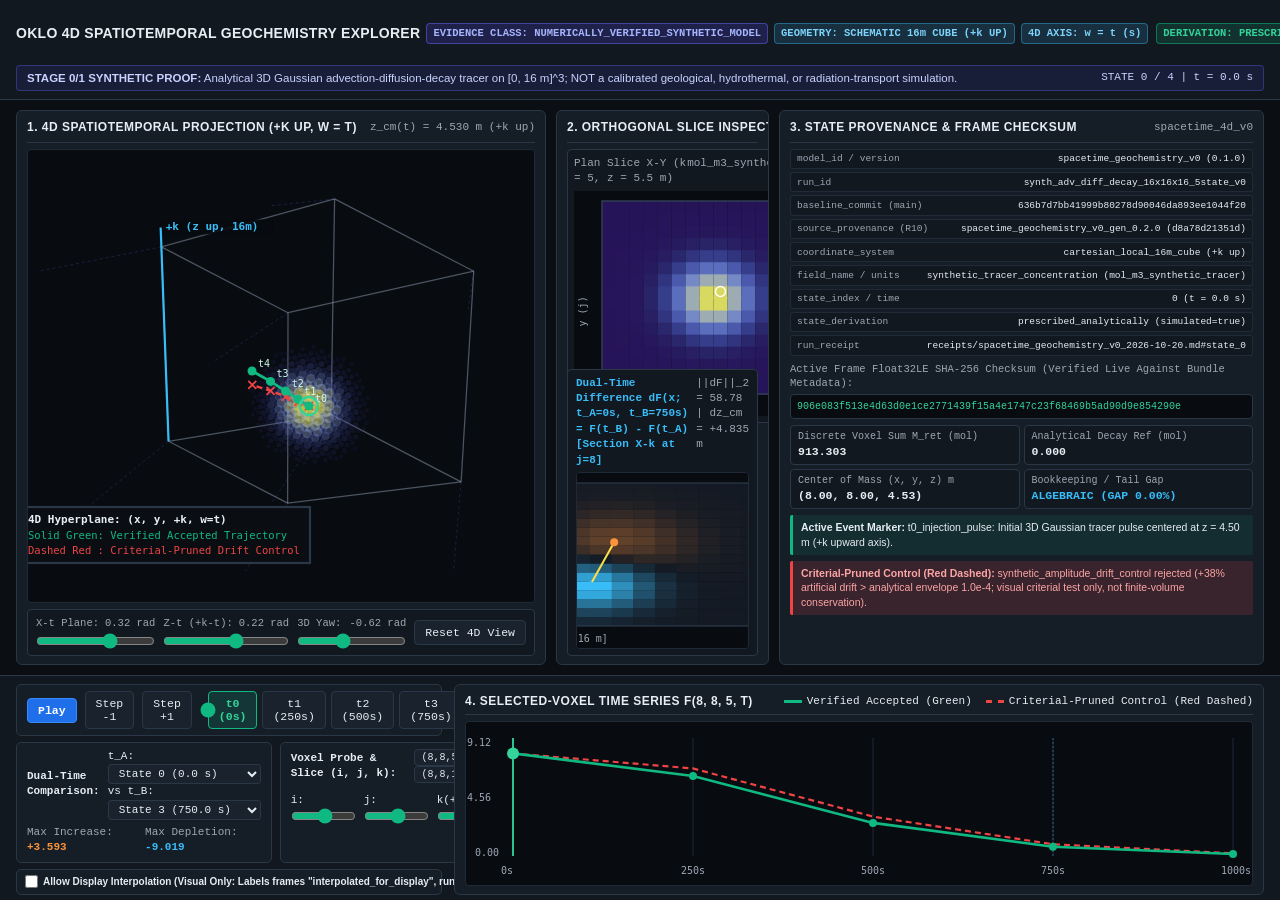
<file: viewer/spacetime_explorer_4d.html>
<!DOCTYPE html>
<html lang="en">
<head>
  <meta charset="UTF-8" />
  <meta name="viewport" content="width=device-width, initial-scale=1.0" />
  <title>Oklo 4D Spatiotemporal Geochemistry Explorer (spacetime_geochemistry_v0)</title>
  <style>
    /* Planetary Explorer v2 compatible dark palette & offline system typography */
    /* Strictly zero em-dashes and zero en-dashes */
    :root {
      --bg-primary: #0b0f14;
      --bg-secondary: #121820;
      --bg-tertiary: #1a222d;
      --surface-card: #151d27;
      --surface-hover: #1e2937;
      --fg-primary: #e6edf3;
      --fg-secondary: #9da7b3;
      --fg-muted: #6e7681;
      --border-color: #2a3746;
      --border-focus: #388bfd;

      --emerald: #10b981;
      --emerald-soft: rgba(16, 185, 129, 0.16);
      --crimson: #ef4444;
      --crimson-soft: rgba(239, 68, 68, 0.16);
      --amber: #f59e0b;
      --amber-soft: rgba(245, 158, 11, 0.18);
      --indigo: #4f46e5;
      --indigo-soft: rgba(79, 70, 229, 0.22);
      --cyan: #38bdf8;

      --font-sans: -apple-system, BlinkMacSystemFont, "Segoe UI", Roboto, "Helvetica Neue", Arial, sans-serif;
      --font-mono: ui-monospace, "SF Mono", "Menlo", "Consolas", "Liberation Mono", monospace;
    }

    * {
      box-sizing: border-box;
      margin: 0;
      padding: 0;
    }

    body {
      background-color: var(--bg-primary);
      color: var(--fg-primary);
      font-family: var(--font-sans);
      font-size: 13px;
      line-height: 1.4;
      width: 100vw;
      height: 100vh;
      overflow: hidden;
      display: flex;
      flex-direction: column;
    }

    /* Top Provenance & Epistemic Header */
    .top-header {
      background: var(--bg-secondary);
      border-bottom: 1px solid var(--border-color);
      padding: 8px 16px;
      display: flex;
      flex-direction: column;
      gap: 6px;
      flex-shrink: 0;
    }

    .header-row-main {
      display: flex;
      align-items: center;
      justify-content: space-between;
      gap: 8px;
      flex-wrap: nowrap;
    }

    .brand-title {
      display: flex;
      align-items: center;
      gap: 6px;
      flex-wrap: nowrap;
    }

    .brand-title h1 {
      font-size: 14px;
      font-weight: 700;
      letter-spacing: 0.02em;
      color: var(--fg-primary);
      white-space: nowrap;
    }

    .badge-row {
      display: flex;
      align-items: center;
      gap: 6px;
      flex-wrap: nowrap;
    }

    .badge {
      font-family: var(--font-mono);
      font-size: 10.5px;
      font-weight: 600;
      padding: 2px 6px;
      border-radius: 4px;
      border: 1px solid transparent;
      white-space: nowrap;
    }

    .badge-synth {
      background: var(--indigo-soft);
      color: #a5b4fc;
      border-color: rgba(99, 102, 241, 0.5);
    }

    .badge-schematic {
      background: rgba(56, 189, 248, 0.14);
      color: #7dd3fc;
      border-color: rgba(56, 189, 248, 0.4);
    }

    .badge-verified {
      background: var(--emerald-soft);
      color: #34d399;
      border-color: rgba(16, 185, 129, 0.5);
    }

    .badge-interpolated {
      background: var(--amber-soft);
      color: #fbbf24;
      border-color: rgba(245, 158, 11, 0.65);
    }

    .disclaimer-bar {
      background: rgba(79, 70, 229, 0.12);
      border: 1px solid rgba(99, 102, 241, 0.35);
      border-radius: 4px;
      padding: 4px 10px;
      font-size: 11.5px;
      color: #c7d2fe;
      display: flex;
      justify-content: space-between;
      align-items: center;
    }

    .disclaimer-bar.interp-active {
      background: rgba(245, 158, 11, 0.2);
      border-color: var(--amber);
      color: #fde68a;
    }

    .disclaimer-bar.error-active {
      background: rgba(239, 68, 68, 0.22);
      border-color: var(--crimson);
      color: #fecaca;
    }

    /* Main 3-Column Grid */
    .workspace-grid {
      display: grid;
      grid-template-columns: 530px minmax(0, 1fr) 485px;
      gap: 10px;
      padding: 10px 16px;
      flex: 1;
      min-height: 0;
    }

    .panel-card {
      background: var(--surface-card);
      border: 1px solid var(--border-color);
      border-radius: 6px;
      padding: 8px 10px;
      display: flex;
      flex-direction: column;
      gap: 6px;
      min-height: 0;
      overflow: hidden;
    }

    .panel-header {
      display: flex;
      justify-content: space-between;
      align-items: center;
      border-bottom: 1px solid var(--border-color);
      padding-bottom: 6px;
      gap: 8px;
    }

    .panel-title {
      font-size: 12px;
      font-weight: 700;
      text-transform: uppercase;
      letter-spacing: 0.04em;
      color: var(--fg-primary);
      white-space: nowrap;
    }

    .panel-subtitle {
      font-family: var(--font-mono);
      font-size: 11px;
      color: var(--fg-secondary);
      white-space: nowrap;
    }

    .canvas-wrap {
      position: relative;
      background: #080b10;
      border: 1px solid #1f2937;
      border-radius: 4px;
      display: flex;
      align-items: center;
      justify-content: center;
      overflow: hidden;
    }

    canvas {
      display: block;
    }

    .projection-controls {
      display: grid;
      grid-template-columns: repeat(3, 1fr) auto;
      gap: 8px;
      align-items: center;
      background: var(--bg-secondary);
      padding: 6px 8px;
      border-radius: 4px;
      border: 1px solid var(--border-color);
    }

    .control-group {
      display: flex;
      flex-direction: column;
      gap: 2px;
    }

    .control-group label {
      font-size: 10.5px;
      color: var(--fg-secondary);
      font-family: var(--font-mono);
      display: flex;
      justify-content: space-between;
      gap: 6px;
      white-space: nowrap;
    }

    input[type="range"] {
      width: 100%;
      accent-color: var(--emerald);
      cursor: pointer;
    }

    .btn {
      background: var(--bg-tertiary);
      color: var(--fg-primary);
      border: 1px solid var(--border-color);
      border-radius: 4px;
      padding: 5px 10px;
      font-size: 11.5px;
      font-family: var(--font-mono);
      cursor: pointer;
      transition: background 120ms ease;
    }

    .btn:hover {
      background: var(--surface-hover);
      border-color: var(--border-focus);
    }

    .btn-primary {
      background: #1f6feb;
      border-color: #388bfd;
      color: #ffffff;
      font-weight: 600;
    }

    .btn-active {
      background: var(--emerald-soft);
      border-color: var(--emerald);
      color: #34d399;
      font-weight: 600;
    }

    /* Center Column: Slices + Diff */
    .slices-top-row {
      display: grid;
      grid-template-columns: 1fr 1fr;
      gap: 8px;
      flex: 1;
      min-height: 0;
    }

    .slice-box {
      background: var(--bg-secondary);
      border: 1px solid var(--border-color);
      border-radius: 4px;
      padding: 6px;
      display: flex;
      flex-direction: column;
      gap: 4px;
      align-items: center;
    }

    .slice-box-header {
      width: 100%;
      display: flex;
      justify-content: space-between;
      font-size: 11px;
      font-family: var(--font-mono);
      color: var(--fg-secondary);
    }

    .diff-box {
      background: var(--bg-secondary);
      border: 1px solid var(--border-color);
      border-radius: 4px;
      padding: 6px 8px;
      display: flex;
      flex-direction: column;
      gap: 4px;
    }

    .diff-box.highlight-diff {
      border-color: var(--cyan);
      box-shadow: 0 0 0 1px rgba(56, 189, 248, 0.35);
    }

    /* Right Column: Provenance & Receipt Table */
    .meta-table {
      display: flex;
      flex-direction: column;
      gap: 3px;
      font-size: 11px;
      overflow-y: hidden;
    }

    .meta-row {
      display: flex;
      justify-content: space-between;
      align-items: center;
      padding: 2.5px 6px;
      background: var(--bg-secondary);
      border-radius: 3px;
      border: 1px solid rgba(42, 55, 70, 0.6);
      gap: 6px;
    }

    .meta-key {
      color: var(--fg-secondary);
      font-family: var(--font-mono);
      font-size: 9.5px;
      flex-shrink: 0;
      white-space: nowrap;
    }

    .meta-val {
      color: var(--fg-primary);
      font-family: var(--font-mono);
      font-size: 9.5px;
      text-align: right;
      white-space: nowrap;
      overflow: hidden;
      text-overflow: ellipsis;
    }

    .sha-box {
      background: #080b10;
      border: 1px solid var(--border-color);
      border-radius: 4px;
      padding: 5px 6px;
      font-family: var(--font-mono);
      font-size: 10px;
      color: #34d399;
      white-space: nowrap;
      overflow: hidden;
      text-overflow: ellipsis;
      line-height: 1.3;
    }

    .sha-box.unverified {
      color: #fbbf24;
      border-color: var(--amber);
    }

    .ledger-grid {
      display: grid;
      grid-template-columns: 1fr 1fr;
      gap: 4px;
    }

    .ledger-cell {
      background: var(--bg-secondary);
      border: 1px solid var(--border-color);
      border-radius: 4px;
      padding: 4px 7px;
    }

    .ledger-cell .lbl {
      font-size: 10px;
      color: var(--fg-secondary);
      font-family: var(--font-mono);
    }

    .ledger-cell .val {
      font-size: 11.5px;
      font-weight: 700;
      font-family: var(--font-mono);
      color: var(--fg-primary);
    }

    .event-banner {
      background: rgba(16, 185, 129, 0.1);
      border-left: 3px solid var(--emerald);
      padding: 5px 8px;
      font-size: 10.5px;
      color: var(--fg-primary);
      border-radius: 2px;
    }

    .event-banner.interp-event-banner {
      background: var(--amber-soft);
      border-left-color: var(--amber);
      color: #fde68a;
    }

    .pruned-banner {
      background: var(--crimson-soft);
      border-left: 3px solid var(--crimson);
      padding: 5px 8px;
      font-size: 10.5px;
      color: #fca5a5;
      border-radius: 2px;
    }

    /* Bottom Dock: Timeline Scrubber & Selected-Point Time Series */
    .bottom-dock {
      background: var(--bg-secondary);
      border-top: 1px solid var(--border-color);
      padding: 8px 16px;
      display: grid;
      grid-template-columns: minmax(0, 1fr) 810px;
      gap: 12px;
      height: 225px;
      flex-shrink: 0;
    }

    .timeline-controls {
      display: flex;
      flex-direction: column;
      justify-content: space-between;
      gap: 6px;
      min-width: 0;
    }

    .scrubber-bar {
      display: flex;
      align-items: center;
      gap: 8px;
      background: var(--surface-card);
      padding: 6px 10px;
      border-radius: 5px;
      border: 1px solid var(--border-color);
    }

    .state-buttons {
      display: flex;
      gap: 5px;
    }

    .dual-and-probe-row {
      display: grid;
      grid-template-columns: 1fr 1fr;
      gap: 8px;
    }

    .sub-control-card {
      background: var(--surface-card);
      border: 1px solid var(--border-color);
      border-radius: 5px;
      padding: 6px 10px;
      display: flex;
      flex-direction: column;
      gap: 5px;
    }

    .sub-control-row {
      display: flex;
      align-items: center;
      justify-content: space-between;
      gap: 8px;
      font-size: 11px;
      font-family: var(--font-mono);
    }

    select {
      background: var(--bg-tertiary);
      color: var(--fg-primary);
      border: 1px solid var(--border-color);
      border-radius: 3px;
      padding: 2px 6px;
      font-family: var(--font-mono);
      font-size: 11px;
    }

    .interp-toggle-row {
      display: flex;
      align-items: center;
      justify-content: space-between;
      background: var(--surface-card);
      border: 1px solid var(--border-color);
      border-radius: 5px;
      padding: 5px 8px;
      font-size: 10px;
      gap: 6px;
      white-space: nowrap;
    }

    .interp-toggle-row label {
      display: flex;
      align-items: center;
      gap: 5px;
      cursor: pointer;
      color: var(--fg-primary);
      font-weight: 600;
      white-space: nowrap;
    }

    .legend-inline {
      display: flex;
      align-items: center;
      gap: 14px;
      font-size: 11px;
      font-family: var(--font-mono);
    }

    .legend-item {
      display: flex;
      align-items: center;
      gap: 5px;
    }

    .swatch-solid-green {
      width: 18px;
      height: 3px;
      background: var(--emerald);
      display: inline-block;
    }

    .swatch-dashed-red {
      width: 18px;
      height: 0;
      border-top: 3px dashed var(--crimson);
      display: inline-block;
    }
  </style>
</head>
<body>
  <!-- Top Epistemic & Provenance Header -->
  <header class="top-header">
    <div class="header-row-main">
      <div class="brand-title">
        <h1>OKLO 4D SPATIOTEMPORAL GEOCHEMISTRY EXPLORER</h1>
        <span class="badge badge-synth" id="badge-evidence-class">EVIDENCE CLASS: NUMERICALLY_VERIFIED_SYNTHETIC_MODEL</span>
        <span class="badge badge-schematic" id="badge-geometry">GEOMETRY: SCHEMATIC 16m CUBE (+k UP)</span>
        <span class="badge badge-schematic" id="badge-4d-axis">4D AXIS: w = t (s)</span>
      </div>
      <div class="badge-row">
        <span class="badge badge-verified" id="badge-state-derivation">DERIVATION: PRESCRIBED_ANALYTICALLY</span>
        <span class="badge badge-verified" id="badge-criterial-status">CRITERIAL: VERIFIED_ACCEPTED</span>
        <button class="btn" id="btn-export-png" title="Export 1920x1080 High-Resolution PNG">Export 1920x1080 PNG</button>
      </div>
    </div>
    <div class="disclaimer-bar" id="top-disclaimer-bar">
      <span id="disclaimer-text">
        <strong>STAGE 0/1 SYNTHETIC PROOF:</strong> Analytical 3D Gaussian advection-diffusion-decay tracer on [0, 16 m]^3; NOT a calibrated geological, hydrothermal, or radiation-transport simulation.
      </span>
      <span style="font-family: var(--font-mono); font-size: 11px;" id="active-time-readout">
        STATE 0 / 4 | t = 0.0 s
      </span>
    </div>
  </header>

  <!-- Main 3-Column Spatiotemporal Workspace -->
  <main class="workspace-grid">
    <!-- Left Column: 4D Spatiotemporal Volume & Trajectory Projection -->
    <section class="panel-card">
      <div class="panel-header">
        <span class="panel-title">1. 4D Spatiotemporal Projection (+k Up, w = t)</span>
        <span class="panel-subtitle" id="proj-com-readout">z_cm(t) = 4.530 m (+k up)</span>
      </div>
      <div class="canvas-wrap" style="flex: 1;">
        <canvas id="canvas-4d-projection" width="538" height="390"></canvas>
      </div>
      <div class="projection-controls">
        <div class="control-group">
          <label><span>X-t Plane:</span><span id="lbl-angle-xt">0.32 rad</span></label>
          <input type="range" id="slider-angle-xt" min="-1.2" max="1.2" step="0.02" value="0.32" />
        </div>
        <div class="control-group">
          <label><span>Z-t (+k-t):</span><span id="lbl-angle-zt">0.22 rad</span></label>
          <input type="range" id="slider-angle-zt" min="-1.2" max="1.2" step="0.02" value="0.22" />
        </div>
        <div class="control-group">
          <label><span>3D Yaw:</span><span id="lbl-yaw">-0.62 rad</span></label>
          <input type="range" id="slider-yaw" min="-3.14" max="3.14" step="0.04" value="-0.62" />
        </div>
        <button class="btn" id="btn-reset-camera">Reset 4D View</button>
      </div>
    </section>

    <!-- Center Column: Orthogonal Cross-Section Slices & Dual-Time Comparison -->
    <section class="panel-card">
      <div class="panel-header">
        <span class="panel-title">2. Orthogonal Slice Inspector &amp; Dual-Time Comparison (t_A vs t_B)</span>
        <span class="panel-subtitle" id="slice-probe-readout">Probe (8, 8, 5) = 7.9336 mol_m3_synthetic_tracer</span>
      </div>
      <div class="slices-top-row">
        <div class="slice-box">
          <div class="slice-box-header">
            <span id="lbl-slice-xy">Plan Slice X-Y (k = 5, z = 5.5 m)</span>
            <span>mol_m3_synthetic_tracer</span>
          </div>
          <canvas id="canvas-slice-xy" width="265" height="225"></canvas>
        </div>
        <div class="slice-box">
          <div class="slice-box-header">
            <span id="lbl-slice-xz">Vertical Section X-k (j = 8, +k Up)</span>
            <span>+k Vertical Up</span>
          </div>
          <canvas id="canvas-slice-xz" width="265" height="225"></canvas>
        </div>
      </div>
      <div class="diff-box" id="diff-card">
        <div class="slice-box-header">
          <span id="lbl-diff-title" style="color: var(--cyan); font-weight: 700;">
            Dual-Time Difference dF(x; t_A=0s, t_B=750s) = F(t_B) - F(t_A) [Section X-k at j=8]
          </span>
          <span id="lbl-diff-norms">||dF||_2 = 58.78 | dz_cm = +4.835 m</span>
        </div>
        <div class="canvas-wrap">
          <canvas id="canvas-slice-diff" width="560" height="175"></canvas>
        </div>
      </div>
    </section>

    <!-- Right Column: Provenance, Per-Frame Checksum & Analytical Bookkeeping -->
    <section class="panel-card">
      <div class="panel-header">
        <span class="panel-title">3. State Provenance &amp; Frame Checksum</span>
        <span class="panel-subtitle" id="meta-schema-ver">spacetime_4d_v0</span>
      </div>

      <div class="meta-table">
        <div class="meta-row">
          <span class="meta-key">model_id / version</span>
          <span class="meta-val" id="meta-model-id">spacetime_geochemistry_v0 (0.1.0)</span>
        </div>
        <div class="meta-row">
          <span class="meta-key">run_id</span>
          <span class="meta-val" id="meta-run-id">synth_adv_diff_decay_16x16x16_5state_v0</span>
        </div>
        <div class="meta-row">
          <span class="meta-key">baseline_commit (main)</span>
          <span class="meta-val" id="meta-baseline-commit">636b7d7bb41999b80278d90046da893ee1044f20</span>
        </div>
        <div class="meta-row">
          <span class="meta-key">source_provenance (R10)</span>
          <span class="meta-val" id="meta-source-provenance">spacetime_geochemistry_v0_gen_0.2.0 (d8a78d21351d)</span>
        </div>
        <div class="meta-row">
          <span class="meta-key">coordinate_system</span>
          <span class="meta-val" id="meta-coord-sys">cartesian_local_16m_cube (+k up)</span>
        </div>
        <div class="meta-row">
          <span class="meta-key">field_name / units</span>
          <span class="meta-val" id="meta-field-units">synthetic_tracer_concentration (mol_m3_synthetic_tracer)</span>
        </div>
        <div class="meta-row">
          <span class="meta-key">state_index / time</span>
          <span class="meta-val" id="meta-state-time">0 (t = 0.0 s)</span>
        </div>
        <div class="meta-row">
          <span class="meta-key">state_derivation</span>
          <span class="meta-val" id="meta-state-derivation">prescribed_analytically (simulated=true)</span>
        </div>
        <div class="meta-row">
          <span class="meta-key">run_receipt</span>
          <span class="meta-val" id="meta-run-receipt">receipts/spacetime_geochemistry_v0_2026-10-20.md#state_0</span>
        </div>
      </div>

      <div>
        <div style="font-size: 10.5px; font-family: var(--font-mono); color: var(--fg-secondary); margin-bottom: 3px;">
          Active Frame Float32LE SHA-256 Checksum (Verified Live Against Bundle Metadata):
        </div>
        <div class="sha-box" id="meta-sha256-box">
          906e083f513e4d63d0e1ce2771439f15a4e1747c23f68469b5ad90d9e854290e
        </div>
      </div>

      <div class="ledger-grid">
        <div class="ledger-cell">
          <div class="lbl">Discrete Voxel Sum M_ret (mol)</div>
          <div class="val" id="ledger-retained">913.303</div>
        </div>
        <div class="ledger-cell">
          <div class="lbl">Analytical Decay Ref (mol)</div>
          <div class="val" id="ledger-decayed">0.000</div>
        </div>
        <div class="ledger-cell">
          <div class="lbl">Center of Mass (x, y, z) m</div>
          <div class="val" id="ledger-com">(8.00, 8.00, 4.53)</div>
        </div>
        <div class="ledger-cell">
          <div class="lbl">Bookkeeping / Tail Gap</div>
          <div class="val" id="ledger-residual" style="color: var(--cyan);">ALGEBRAIC (GAP 0.00%)</div>
        </div>
      </div>

      <div class="event-banner" id="meta-event-banner">
        <strong>Active Event Marker:</strong> t0_injection_pulse: Initial 3D Gaussian tracer pulse centered at z = 4.50 m (+k upward axis).
      </div>

      <div class="pruned-banner" id="meta-pruned-banner">
        <strong>Criterial-Pruned Control (Red Dashed):</strong> synthetic_amplitude_drift_control rejected (+38% artificial drift &gt; analytical envelope 1.0e-4; visual criterial test only, not finite-volume conservation).
      </div>
    </section>
  </main>

  <!-- Bottom Dock: Timeline Scrubber & Selected-Voxel Time Series -->
  <footer class="bottom-dock">
    <div class="timeline-controls">
      <div class="scrubber-bar">
        <button class="btn btn-primary" id="btn-play-pause">Play</button>
        <button class="btn" id="btn-step-prev" title="Previous Discrete State">Step -1</button>
        <button class="btn" id="btn-step-next" title="Next Discrete State">Step +1</button>
        <input type="range" id="slider-timeline" min="0" max="4" step="1" value="0" style="flex: 1;" />
        <div class="state-buttons">
          <button class="btn btn-active" data-state-btn="0">t0 (0s)</button>
          <button class="btn" data-state-btn="1">t1 (250s)</button>
          <button class="btn" data-state-btn="2">t2 (500s)</button>
          <button class="btn" data-state-btn="3">t3 (750s)</button>
          <button class="btn" data-state-btn="4">t4 (1000s)</button>
        </div>
      </div>

      <div class="dual-and-probe-row">
        <div class="sub-control-card">
          <div class="sub-control-row">
            <span><strong>Dual-Time Comparison:</strong></span>
            <span>
              t_A:
              <select id="select-ta">
                <option value="0" selected>State 0 (0.0 s)</option>
                <option value="1">State 1 (250.0 s)</option>
                <option value="2">State 2 (500.0 s)</option>
                <option value="3">State 3 (750.0 s)</option>
                <option value="4">State 4 (1000.0 s)</option>
              </select>
              vs t_B:
              <select id="select-tb">
                <option value="0">State 0 (0.0 s)</option>
                <option value="1">State 1 (250.0 s)</option>
                <option value="2">State 2 (500.0 s)</option>
                <option value="3" selected>State 3 (750.0 s)</option>
                <option value="4">State 4 (1000.0 s)</option>
              </select>
            </span>
          </div>
          <div class="sub-control-row" style="color: var(--fg-secondary);">
            <span>Max Increase: <strong id="diff-max-inc" style="color: #fb923c;">+3.593</strong></span>
            <span>Max Depletion: <strong id="diff-max-dec" style="color: #38bdf8;">-9.019</strong></span>
          </div>
        </div>

        <div class="sub-control-card">
          <div class="sub-control-row">
            <span><strong>Voxel Probe &amp; Slice (i, j, k):</strong></span>
            <span>
              <button class="btn" id="btn-probe-lower" style="padding: 2px 6px; font-size: 10px;">(8,8,5) Lower</button>
              <button class="btn" id="btn-probe-upper" style="padding: 2px 6px; font-size: 10px;">(8,8,11) Upper</button>
            </span>
          </div>
          <div class="sub-control-row">
            <label>i:<input type="range" id="slider-probe-i" min="0" max="15" step="1" value="8" style="width: 65px;" /></label>
            <label>j:<input type="range" id="slider-probe-j" min="0" max="15" step="1" value="8" style="width: 65px;" /></label>
            <label>k(+up):<input type="range" id="slider-probe-k" min="0" max="15" step="1" value="5" style="width: 65px;" /></label>
            <span id="lbl-probe-ijk">(8, 8, 5)</span>
          </div>
        </div>
      </div>

      <div class="interp-toggle-row">
        <label>
          <input type="checkbox" id="chk-display-interp" />
          Allow Display Interpolation (Visual Only: Labels frames "interpolated_for_display", run_receipt = null)
        </label>
        <span style="font-family: var(--font-mono); font-size: 9.5px; color: var(--fg-secondary); white-space: nowrap;" id="lbl-policy-mode">
          Policy: fail_closed_no_invented_states | Discrete Verified Mode
        </span>
      </div>
    </div>

    <!-- Selected-Voxel Time-Series Plot -->
    <div class="panel-card" style="padding: 8px 10px;">
      <div class="panel-header" style="padding-bottom: 4px;">
        <span class="panel-title" id="timeseries-title">4. Selected-Voxel Time Series F(8, 8, 5, t)</span>
        <div class="legend-inline">
          <span class="legend-item"><span class="swatch-solid-green"></span> Verified Accepted (Green)</span>
          <span class="legend-item"><span class="swatch-dashed-red"></span> Criterial-Pruned Control (Red Dashed)</span>
        </div>
      </div>
      <div class="canvas-wrap" style="flex: 1;">
        <canvas id="canvas-timeseries" width="796" height="158"></canvas>
      </div>
    </div>
  </footer>

  <script src="js/spacetime_4d.js"></script>
  <script>
    (function () {
      "use strict";

      var S4D = window.Spacetime4D;
      var bundle = S4D.buildEmbeddedSyntheticBundle();
      S4D.verifyBundleIntegrity(bundle);

      var tMin = bundle.temporal_axis.time_bounds[0];
      var tMax = bundle.temporal_axis.time_bounds[1];
      var tSpan = Math.max(1e-9, tMax - tMin);
      var maxStateIdx = bundle.states.length - 1;

      var state = {
        currentPos: 0,
        allowDisplayInterpolation: false,
        playing: false,
        playTimer: null,
        indexA: 0,
        indexB: 3,
        probeI: 8,
        probeJ: 8,
        probeK: 5,
        angleXT: 0.32,
        angleZT: 0.22,
        yaw: -0.62,
        pitch: 0.38,
        highlightDiff: false,
        lastContractError: null,
        lastActiveSelection: null
      };

      // Parse URL query parameters for deterministic headless screenshot verification
      var params = new URLSearchParams(window.location.search);
      if (params.has("interp")) {
        state.allowDisplayInterpolation = params.get("interp") === "1" || params.get("interp") === "true";
      }
      if (params.has("state")) {
        var reqState = parseFloat(params.get("state"));
        if (Number.isFinite(reqState)) {
          state.currentPos = reqState;
        }
      }
      if (params.has("ta")) {
        var reqTa = parseInt(params.get("ta"), 10);
        if (Number.isInteger(reqTa)) state.indexA = reqTa;
      }
      if (params.has("tb")) {
        var reqTb = parseInt(params.get("tb"), 10);
        if (Number.isInteger(reqTb)) state.indexB = reqTb;
      }
      if (params.has("k")) {
        var reqK = parseInt(params.get("k"), 10);
        if (Number.isInteger(reqK) && reqK >= 0 && reqK <= 15) state.probeK = reqK;
      }
      if (params.has("xt")) {
        var reqXT = parseFloat(params.get("xt"));
        if (Number.isFinite(reqXT)) state.angleXT = Math.max(-1.2, Math.min(1.2, reqXT));
      }
      if (params.has("zt")) {
        var reqZT = parseFloat(params.get("zt"));
        if (Number.isFinite(reqZT)) state.angleZT = Math.max(-1.2, Math.min(1.2, reqZT));
      }
      if (params.get("highlight") === "diff") {
        state.highlightDiff = true;
      }

      // DOM elements
      var elTimeline = document.getElementById("slider-timeline");
      var elChkInterp = document.getElementById("chk-display-interp");
      var elSelectTa = document.getElementById("select-ta");
      var elSelectTb = document.getElementById("select-tb");
      var elSliderI = document.getElementById("slider-probe-i");
      var elSliderJ = document.getElementById("slider-probe-j");
      var elSliderK = document.getElementById("slider-probe-k");
      var elSliderXT = document.getElementById("slider-angle-xt");
      var elSliderZT = document.getElementById("slider-angle-zt");
      var elSliderYaw = document.getElementById("slider-yaw");

      // Color helpers
      function viridisColor(t) {
        var c = Math.max(0.0, Math.min(1.0, t));
        var r = Math.round(255 * Math.min(1.0, Math.max(0.0, 0.15 + 0.85 * Math.pow(c, 1.3))));
        var g = Math.round(255 * Math.min(1.0, Math.max(0.0, 0.08 + 0.88 * Math.pow(c, 0.85))));
        var b = Math.round(255 * Math.min(1.0, Math.max(0.0, 0.35 + 0.55 * Math.sin(c * Math.PI) - 0.25 * c)));
        return [r, g, b];
      }

      function divergingColor(val, maxAbs) {
        if (maxAbs <= 1e-9) return [20, 26, 36];
        var norm = Math.max(-1.0, Math.min(1.0, val / maxAbs));
        if (norm >= 0) {
          var p = norm;
          return [
            Math.round(20 + 230 * p),
            Math.round(26 + 115 * p),
            Math.round(36 + 20 * p)
          ];
        } else {
          var n = -norm;
          return [
            Math.round(20 + 36 * n),
            Math.round(26 + 163 * n),
            Math.round(36 + 212 * n)
          ];
        }
      }

      function normTime(tS) {
        return (tS - tMin) / tSpan;
      }

      function render4DProjection(activeSelection) {
        var canvas = document.getElementById("canvas-4d-projection");
        var ctx = canvas.getContext("2d");
        var w = canvas.width;
        var h = canvas.height;
        ctx.fillStyle = "#080b10";
        ctx.fillRect(0, 0, w, h);

        var cx = w * 0.5;
        var cy = h * 0.54;
        var scale = 128.0;
        var tNormActive = normTime(activeSelection.simulation_time);
        var projCfg = {
          angleXT: state.angleXT,
          angleZT: state.angleZT,
          yaw: state.yaw,
          pitch: state.pitch
        };

        function toCanvas(x, y, z, tN) {
          var p = S4D.project4DSpatiotemporalPoint(x, y, z, tN, projCfg);
          return {
            x: cx + p.screenX * scale,
            y: cy - p.screenY * scale,
            depth: p.depth,
            scale4D: p.scale4D
          };
        }

        // Draw outer t=0 and t=1 hypercube 3D frames connected along 4th dimension w = t
        var corners = [
          [0, 0, 0], [16, 0, 0], [16, 16, 0], [0, 16, 0],
          [0, 0, 16], [16, 0, 16], [16, 16, 16], [0, 16, 16]
        ];
        var edges = [
          [0, 1], [1, 2], [2, 3], [3, 0],
          [4, 5], [5, 6], [6, 7], [7, 4],
          [0, 4], [1, 5], [2, 6], [3, 7]
        ];

        // Ghost frame at t_min and t_max + connecting w=t struts
        var ptsT0 = corners.map(function (c) { return toCanvas(c[0], c[1], c[2], 0.0); });
        var ptsT1 = corners.map(function (c) { return toCanvas(c[0], c[1], c[2], 1.0); });
        var ptsActive = corners.map(function (c) { return toCanvas(c[0], c[1], c[2], tNormActive); });

        // 4D w=t connecting struts
        ctx.strokeStyle = "rgba(99, 102, 241, 0.22)";
        ctx.lineWidth = 1;
        ctx.setLineDash([3, 3]);
        for (var cIdx = 0; cIdx < 8; cIdx++) {
          ctx.beginPath();
          ctx.moveTo(ptsT0[cIdx].x, ptsT0[cIdx].y);
          ctx.lineTo(ptsT1[cIdx].x, ptsT1[cIdx].y);
          ctx.stroke();
        }
        ctx.setLineDash([]);

        // Active time 3D cube wireframe
        ctx.strokeStyle = "rgba(148, 163, 184, 0.48)";
        ctx.lineWidth = 1.3;
        for (var e = 0; e < edges.length; e++) {
          var a = ptsActive[edges[e][0]];
          var b = ptsActive[edges[e][1]];
          ctx.beginPath();
          ctx.moveTo(a.x, a.y);
          ctx.lineTo(b.x, b.y);
          ctx.stroke();
        }

        // Render active 3D scalar field iso-voxels (sorted back-to-front)
        var voxelsToDraw = [];
        var f32 = activeSelection.float32Values;
        for (var k = 0; k < 16; k++) {
          for (var j = 0; j < 16; j++) {
            for (var i = 0; i < 16; i++) {
              var val = f32[i + 16 * (j + 16 * k)];
              if (val > 0.35) {
                var p = toCanvas(i + 0.5, j + 0.5, k + 0.5, tNormActive);
                voxelsToDraw.push({
                  x: p.x,
                  y: p.y,
                  depth: p.depth,
                  val: val
                });
              }
            }
          }
        }
        voxelsToDraw.sort(function (u, v) { return u.depth - v.depth; });

        for (var vIdx = 0; vIdx < voxelsToDraw.length; vIdx++) {
          var vx = voxelsToDraw[vIdx];
          var normV = Math.min(1.0, vx.val / 9.26);
          var rgb = viridisColor(normV);
          var alpha = 0.14 + 0.55 * normV;
          var radius = 2.2 + 4.5 * normV;
          ctx.fillStyle = "rgba(" + rgb[0] + "," + rgb[1] + "," + rgb[2] + "," + alpha.toFixed(3) + ")";
          ctx.beginPath();
          ctx.arc(vx.x, vx.y, radius, 0, Math.PI * 2);
          ctx.fill();
        }

        // Draw Criterial-Pruned Negative Control Trajectory in Dashed Crimson Red (#ef4444)
        var prunedBranch = bundle.criterial_pruned_branches[0];
        ctx.strokeStyle = "#ef4444";
        ctx.lineWidth = 2.4;
        ctx.setLineDash([6, 4]);
        ctx.beginPath();
        for (var pIdx = 0; pIdx < prunedBranch.time_points.length; pIdx++) {
          var tp = prunedBranch.time_points[pIdx];
          var pCoord = toCanvas(
            tp.center_of_mass_m[0],
            tp.center_of_mass_m[1],
            tp.center_of_mass_m[2],
            normTime(tp.simulation_time)
          );
          if (pIdx === 0) ctx.moveTo(pCoord.x, pCoord.y);
          else ctx.lineTo(pCoord.x, pCoord.y);
        }
        ctx.stroke();
        ctx.setLineDash([]);

        for (var pNode = 0; pNode < prunedBranch.time_points.length; pNode++) {
          var tpN = prunedBranch.time_points[pNode];
          var ptN = toCanvas(
            tpN.center_of_mass_m[0],
            tpN.center_of_mass_m[1],
            tpN.center_of_mass_m[2],
            normTime(tpN.simulation_time)
          );
          ctx.strokeStyle = "#ef4444";
          ctx.lineWidth = 1.8;
          ctx.beginPath();
          ctx.moveTo(ptN.x - 4, ptN.y - 4);
          ctx.lineTo(ptN.x + 4, ptN.y + 4);
          ctx.moveTo(ptN.x + 4, ptN.y - 4);
          ctx.lineTo(ptN.x - 4, ptN.y + 4);
          ctx.stroke();
        }

        // Draw Verified Accepted 4D Center-of-Mass Trajectory in Solid Emerald Green (#10b981)
        ctx.strokeStyle = "#10b981";
        ctx.lineWidth = 2.8;
        ctx.beginPath();
        for (var sIdx = 0; sIdx < bundle.states.length; sIdx++) {
          var st = bundle.states[sIdx];
          var stPt = toCanvas(
            st.center_of_mass_m[0],
            st.center_of_mass_m[1],
            st.center_of_mass_m[2],
            normTime(st.simulation_time)
          );
          if (sIdx === 0) ctx.moveTo(stPt.x, stPt.y);
          else ctx.lineTo(stPt.x, stPt.y);
        }
        ctx.stroke();

        for (var mIdx = 0; mIdx < bundle.states.length; mIdx++) {
          var stM = bundle.states[mIdx];
          var mPt = toCanvas(
            stM.center_of_mass_m[0],
            stM.center_of_mass_m[1],
            stM.center_of_mass_m[2],
            normTime(stM.simulation_time)
          );
          ctx.fillStyle = "#10b981";
          ctx.beginPath();
          ctx.arc(mPt.x, mPt.y, 4.5, 0, Math.PI * 2);
          ctx.fill();
          ctx.fillStyle = "#d1fae5";
          ctx.font = "10px ui-monospace, SFMono-Regular, Menlo, monospace";
          ctx.fillText("t" + mIdx, mPt.x + 6, mPt.y - 4);
        }

        // Active center-of-mass beacon
        var activeCom = activeSelection.center_of_mass_m;
        var activePt = toCanvas(activeCom[0], activeCom[1], activeCom[2], tNormActive);
        ctx.strokeStyle = activeSelection.is_simulated_state ? "#34d399" : "#fbbf24";
        ctx.lineWidth = 2.5;
        ctx.beginPath();
        ctx.arc(activePt.x, activePt.y, 9, 0, Math.PI * 2);
        ctx.stroke();

        // Highlight +k vertical up axis arrow on top of wireframe with pill label
        var originPt = toCanvas(0, 0, 0, tNormActive);
        var kUpPt = toCanvas(0, 0, 17.5, tNormActive);
        ctx.strokeStyle = "#38bdf8";
        ctx.lineWidth = 2.2;
        ctx.beginPath();
        ctx.moveTo(originPt.x, originPt.y);
        ctx.lineTo(kUpPt.x, kUpPt.y);
        ctx.stroke();
        var lblX = Math.max(8, Math.min(w - 118, kUpPt.x + 5));
        var lblY = Math.max(18, Math.min(h - 72, kUpPt.y + 3));
        ctx.fillStyle = "rgba(8, 11, 16, 0.85)";
        ctx.fillRect(lblX - 3, lblY - 11, 110, 15);
        ctx.fillStyle = "#38bdf8";
        ctx.font = "bold 11px ui-monospace, SFMono-Regular, Menlo, monospace";
        ctx.fillText("+k (z up, 16m)", lblX, lblY);

        // HUD Overlay in bottom-left corner of 4D canvas (avoids +k apex at top-left)
        var hudY = h - 64;
        ctx.fillStyle = "rgba(11, 15, 20, 0.88)";
        ctx.fillRect(8, hudY, 290, 56);
        ctx.strokeStyle = "#2a3746";
        ctx.strokeRect(8, hudY, 290, 56);
        ctx.fillStyle = "#e6edf3";
        ctx.font = "bold 11px ui-monospace, SFMono-Regular, Menlo, monospace";
        ctx.fillText("4D Hyperplane: (x, y, +k, w=t)", 16, hudY + 16);
        ctx.fillStyle = "#10b981";
        ctx.font = "10.5px ui-monospace, SFMono-Regular, Menlo, monospace";
        ctx.fillText("Solid Green: Verified Accepted Trajectory", 16, hudY + 32);
        ctx.fillStyle = "#ef4444";
        ctx.fillText("Dashed Red : Criterial-Pruned Drift Control", 16, hudY + 47);
      }

      function renderSlice2D(canvasId, sliceObj, maxScale, probeX, probeY, invertY) {
        var canvas = document.getElementById(canvasId);
        var ctx = canvas.getContext("2d");
        var w = canvas.width;
        var h = canvas.height;
        ctx.fillStyle = "#080b10";
        ctx.fillRect(0, 0, w, h);

        var padL = 28;
        var padR = 14;
        var padT = 10;
        var padB = 22;
        var plotW = w - padL - padR;
        var plotH = h - padT - padB;
        var cellW = plotW / sliceObj.width;
        var cellH = plotH / sliceObj.height;

        for (var row = 0; row < sliceObj.height; row++) {
          var drawRow = invertY ? (sliceObj.height - 1 - row) : row;
          for (var col = 0; col < sliceObj.width; col++) {
            var val = sliceObj.data[col + sliceObj.width * row];
            var rgb = viridisColor(val / maxScale);
            ctx.fillStyle = "rgb(" + rgb[0] + "," + rgb[1] + "," + rgb[2] + ")";
            ctx.fillRect(
              padL + col * cellW,
              padT + drawRow * cellH,
              Math.ceil(cellW),
              Math.ceil(cellH)
            );
          }
        }

        // Crosshair for probe voxel
        var pRow = invertY ? (sliceObj.height - 1 - probeY) : probeY;
        var cx = padL + (probeX + 0.5) * cellW;
        var cy = padT + (pRow + 0.5) * cellH;
        ctx.strokeStyle = "#ffffff";
        ctx.lineWidth = 1.4;
        ctx.beginPath();
        ctx.arc(cx, cy, 5, 0, Math.PI * 2);
        ctx.stroke();

        // Axes labels
        ctx.strokeStyle = "#334155";
        ctx.strokeRect(padL, padT, plotW, plotH);
        ctx.fillStyle = "#9da7b3";
        ctx.font = "10px ui-monospace, SFMono-Regular, Menlo, monospace";
        ctx.fillText(sliceObj.axis_labels[0] + " [0..16m]", padL + plotW * 0.32, h - 6);
        ctx.save();
        ctx.translate(12, padT + plotH * 0.65);
        ctx.rotate(-Math.PI / 2);
        ctx.fillText(sliceObj.axis_labels[1], 0, 0);
        ctx.restore();
      }

      function renderDualTimeDiff(diffObj) {
        var canvas = document.getElementById("canvas-slice-diff");
        var ctx = canvas.getContext("2d");
        var w = canvas.width;
        var h = canvas.height;
        ctx.fillStyle = "#080b10";
        ctx.fillRect(0, 0, w, h);

        var sliceXZ = S4D.extractOrthogonalSlice(
          diffObj.diffFloat32Values,
          [16, 16, 16],
          "XZ",
          state.probeJ
        );

        var padL = 34;
        var padR = 180;
        var padT = 10;
        var padB = 22;
        var plotW = w - padL - padR;
        var plotH = h - padT - padB;
        var cellW = plotW / 16;
        var cellH = plotH / 16;
        var maxAbs = Math.max(diffObj.linf_norm, 0.01);

        for (var k = 0; k < 16; k++) {
          var drawRow = 15 - k; // +k upward
          for (var i = 0; i < 16; i++) {
            var dVal = sliceXZ.data[i + 16 * k];
            var rgb = divergingColor(dVal, maxAbs);
            ctx.fillStyle = "rgb(" + rgb[0] + "," + rgb[1] + "," + rgb[2] + ")";
            ctx.fillRect(
              padL + i * cellW,
              padT + drawRow * cellH,
              Math.ceil(cellW),
              Math.ceil(cellH)
            );
          }
        }

        ctx.strokeStyle = "#334155";
        ctx.strokeRect(padL, padT, plotW, plotH);

        // Draw center-of-mass shift vector from t_A to t_B
        var comA = bundle.states[diffObj.index_a].center_of_mass_m;
        var comB = bundle.states[diffObj.index_b].center_of_mass_m;
        var xA = padL + (comA[0] / 16.0) * plotW;
        var yA = padT + ((16.0 - comA[2]) / 16.0) * plotH;
        var xB = padL + (comB[0] / 16.0) * plotW;
        var yB = padT + ((16.0 - comB[2]) / 16.0) * plotH;

        ctx.strokeStyle = "#fde047";
        ctx.lineWidth = 2.0;
        ctx.beginPath();
        ctx.moveTo(xA, yA);
        ctx.lineTo(xB, yB);
        ctx.stroke();

        ctx.fillStyle = "#38bdf8";
        ctx.beginPath();
        ctx.arc(xA, yA, 4, 0, Math.PI * 2);
        ctx.fill();
        ctx.fillStyle = "#fb923c";
        ctx.beginPath();
        ctx.arc(xB, yB, 4, 0, Math.PI * 2);
        ctx.fill();

        // Legend & Quantitative Summary on Right Side of Diff Canvas
        var infoX = padL + plotW + 10;
        ctx.fillStyle = "#e6edf3";
        ctx.font = "bold 10.5px ui-monospace, SFMono-Regular, Menlo, monospace";
        ctx.fillText("Dual-Time Shift Summary", infoX, 24);
        ctx.fillStyle = "#9da7b3";
        ctx.font = "10px ui-monospace, SFMono-Regular, Menlo, monospace";
        ctx.fillText("t_A = " + diffObj.time_a.toFixed(0) + " s (State " + diffObj.index_a + ")", infoX, 42);
        ctx.fillText("t_B = " + diffObj.time_b.toFixed(0) + " s (State " + diffObj.index_b + ")", infoX, 56);
        ctx.fillStyle = "#34d399";
        ctx.fillText("dz_cm = " + (diffObj.center_of_mass_shift_m[2] >= 0 ? "+" : "") + diffObj.center_of_mass_shift_m[2].toFixed(3) + " m (+k)", infoX, 74);
        ctx.fillStyle = "#fb923c";
        ctx.fillText("Orange: +dF (Accumulation)", infoX, 94);
        ctx.fillStyle = "#38bdf8";
        ctx.fillText("Blue  : -dF (Depletion)", infoX, 108);
        ctx.fillStyle = "#fde047";
        ctx.fillText("Yellow: CoM Shift Vector", infoX, 122);

        ctx.fillStyle = "#9da7b3";
        ctx.fillText("x [0..16 m]", padL + plotW * 0.36, h - 6);
        ctx.save();
        ctx.translate(12, padT + plotH * 0.65);
        ctx.rotate(-Math.PI / 2);
        ctx.fillText("+k (z up)", 0, 0);
        ctx.restore();
      }

      function renderTimeSeriesChart(activeSelection) {
        var canvas = document.getElementById("canvas-timeseries");
        var ctx = canvas.getContext("2d");
        var w = canvas.width;
        var h = canvas.height;
        ctx.fillStyle = "#080b10";
        ctx.fillRect(0, 0, w, h);

        var ts = S4D.extractVoxelTimeSeries(bundle, state.probeI, state.probeJ, state.probeK);
        var verified = ts.verified_series;
        var pruned = ts.criterial_pruned_series[0].series;

        var maxVal = 0.5;
        for (var idx = 0; idx < verified.length; idx++) {
          if (verified[idx].value > maxVal) maxVal = verified[idx].value;
          if (pruned[idx].value > maxVal) maxVal = pruned[idx].value;
        }
        maxVal *= 1.15;

        var padL = 52;
        var padR = 24;
        var padT = 14;
        var padB = 26;
        var plotW = w - padL - padR;
        var plotH = h - padT - padB;

        function timeToX(tS) {
          return padL + normTime(tS) * plotW;
        }
        function valToY(v) {
          return padT + plotH - (v / maxVal) * plotH;
        }

        // Grid lines at discrete state timestamps
        ctx.strokeStyle = "#1e293b";
        ctx.lineWidth = 1;
        for (var g = 0; g < bundle.states.length; g++) {
          var stT = bundle.states[g].simulation_time;
          var gx = timeToX(stT);
          ctx.beginPath();
          ctx.moveTo(gx, padT);
          ctx.lineTo(gx, padT + plotH);
          ctx.stroke();
          ctx.fillStyle = "#9da7b3";
          ctx.font = "10px ui-monospace, SFMono-Regular, Menlo, monospace";
          ctx.fillText(stT.toFixed(0) + "s", gx - 12, h - 8);
        }

        // Y-axis ticks
        ctx.fillStyle = "#9da7b3";
        ctx.fillText(maxVal.toFixed(2), 6, padT + 8);
        ctx.fillText((maxVal * 0.5).toFixed(2), 6, padT + plotH * 0.5 + 4);
        ctx.fillText("0.00", 14, padT + plotH);

        // Dual-time markers t_A and t_B
        var xTa = timeToX(bundle.states[state.indexA].simulation_time);
        var xTb = timeToX(bundle.states[state.indexB].simulation_time);
        ctx.strokeStyle = "rgba(56, 189, 248, 0.45)";
        ctx.setLineDash([2, 2]);
        ctx.beginPath();
        ctx.moveTo(xTa, padT);
        ctx.lineTo(xTa, padT + plotH);
        ctx.moveTo(xTb, padT);
        ctx.lineTo(xTb, padT + plotH);
        ctx.stroke();
        ctx.setLineDash([]);

        // 1. Criterial-Pruned Negative Control Series (Dashed Crimson Red #ef4444)
        ctx.strokeStyle = "#ef4444";
        ctx.lineWidth = 2.2;
        ctx.setLineDash([6, 4]);
        ctx.beginPath();
        for (var p = 0; p < pruned.length; p++) {
          var px = timeToX(pruned[p].simulation_time);
          var py = valToY(pruned[p].value);
          if (p === 0) ctx.moveTo(px, py);
          else ctx.lineTo(px, py);
        }
        ctx.stroke();
        ctx.setLineDash([]);

        // 2. Verified Accepted Series (Solid Emerald Green #10b981)
        ctx.strokeStyle = "#10b981";
        ctx.lineWidth = 2.6;
        ctx.beginPath();
        for (var s = 0; s < verified.length; s++) {
          var vx = timeToX(verified[s].simulation_time);
          var vy = valToY(verified[s].value);
          if (s === 0) ctx.moveTo(vx, vy);
          else ctx.lineTo(vx, vy);
        }
        ctx.stroke();

        for (var m = 0; m < verified.length; m++) {
          var mx = timeToX(verified[m].simulation_time);
          var my = valToY(verified[m].value);
          ctx.fillStyle = "#10b981";
          ctx.beginPath();
          ctx.arc(mx, my, 4, 0, Math.PI * 2);
          ctx.fill();
        }

        // Active time cursor
        var actX = timeToX(activeSelection.simulation_time);
        var probeFlatIdx = S4D.voxelIndex(state.probeI, state.probeJ, state.probeK, 16, 16);
        var actVal = activeSelection.float32Values[probeFlatIdx];
        var actY = valToY(actVal);

        ctx.strokeStyle = activeSelection.is_simulated_state ? "#34d399" : "#fbbf24";
        ctx.lineWidth = 1.8;
        ctx.beginPath();
        ctx.moveTo(actX, padT);
        ctx.lineTo(actX, padT + plotH);
        ctx.stroke();

        ctx.fillStyle = activeSelection.is_simulated_state ? "#34d399" : "#fbbf24";
        ctx.beginPath();
        ctx.arc(actX, actY, 6, 0, Math.PI * 2);
        ctx.fill();
      }

      function updateUI() {
        var activeSelection;
        try {
          activeSelection = S4D.selectTimeState(bundle, state.currentPos, {
            allowDisplayInterpolation: state.allowDisplayInterpolation
          });
        } catch (err) {
          state.lastContractError = err.message;
          state.currentPos = 0;
          elTimeline.value = "0";
          activeSelection = S4D.selectTimeState(bundle, 0, {
            allowDisplayInterpolation: false
          });
        }
        state.lastActiveSelection = activeSelection;

        if (!Number.isInteger(state.indexA) || state.indexA < 0 || state.indexA > maxStateIdx) {
          state.lastContractError = "SpacetimeContractError: Dual-time index t_A out of bounds; reset to State 0.";
          state.indexA = 0;
          elSelectTa.value = "0";
        }
        if (!Number.isInteger(state.indexB) || state.indexB < 0 || state.indexB > maxStateIdx) {
          state.lastContractError = "SpacetimeContractError: Dual-time index t_B out of bounds; reset to State 3.";
          state.indexB = Math.min(3, maxStateIdx);
          elSelectTb.value = String(state.indexB);
        }

        // Synchronize policy readout at all times (including URL query initialization)
        document.getElementById("lbl-policy-mode").textContent = state.allowDisplayInterpolation
          ? "Policy: explicit_display_only_when_toggled | Display Interpolation Active"
          : "Policy: fail_closed_no_invented_states | Discrete Verified Mode";

        // Header & Provenance Badges
        var badgeDeriv = document.getElementById("badge-state-derivation");
        var badgeCrit = document.getElementById("badge-criterial-status");
        var topBar = document.getElementById("top-disclaimer-bar");
        var disclaimerText = document.getElementById("disclaimer-text");
        var shaBox = document.getElementById("meta-sha256-box");

        if (state.lastContractError) {
          badgeDeriv.className = "badge badge-verified";
          badgeDeriv.textContent = "DERIVATION: " + activeSelection.state_derivation.toUpperCase();
          badgeCrit.className = "badge badge-verified";
          badgeCrit.textContent = "CRITERIAL: VERIFIED_ACCEPTED";
          topBar.className = "disclaimer-bar error-active";
          disclaimerText.innerHTML =
            "<strong>FAIL-CLOSED CONTRACT REJECTION:</strong> " +
            state.lastContractError +
            " (reverted to discrete State 0).";
          shaBox.className = "sha-box";
          shaBox.textContent = activeSelection.sha256_f32_le;
        } else if (activeSelection.is_simulated_state) {
          badgeDeriv.className = "badge badge-verified";
          badgeDeriv.textContent = "DERIVATION: " + activeSelection.state_derivation.toUpperCase();
          badgeCrit.className = "badge badge-verified";
          badgeCrit.textContent = "CRITERIAL: VERIFIED_ACCEPTED";
          topBar.className = "disclaimer-bar";
          disclaimerText.innerHTML =
            "<strong>STAGE 0/1 SYNTHETIC PROOF:</strong> Analytical 3D Gaussian advection-diffusion-decay tracer on [0, 16 m]^3; NOT a calibrated geological, hydrothermal, or radiation-transport simulation.";
          shaBox.className = "sha-box";
          shaBox.textContent = activeSelection.sha256_f32_le;
        } else {
          badgeDeriv.className = "badge badge-interpolated";
          badgeDeriv.textContent = "DERIVATION: INTERPOLATED_FOR_DISPLAY";
          badgeCrit.className = "badge badge-interpolated";
          badgeCrit.textContent = "CRITERIAL: UNVERIFIED_DISPLAY_BLEND";
          topBar.className = "disclaimer-bar interp-active";
          disclaimerText.innerHTML =
            "<strong>DISPLAY INTERPOLATION WARNING:</strong> " + activeSelection.display_warning;
          shaBox.className = "sha-box unverified";
          shaBox.textContent = "unverified_display_interpolation (run_receipt = null)";
        }

        document.getElementById("active-time-readout").textContent =
          "STATE " + activeSelection.state_index + " / " + maxStateIdx + " | t = " + activeSelection.simulation_time.toFixed(1) + " " + activeSelection.time_units;

        document.getElementById("proj-com-readout").textContent =
          "z_cm(t) = " + activeSelection.center_of_mass_m[2].toFixed(3) + " m (+k up)";

        document.getElementById("meta-baseline-commit").textContent = bundle.baseline_commit;
        document.getElementById("meta-source-provenance").textContent =
          bundle.source_provenance.generator_version +
          " (" +
          bundle.source_provenance.generator_script_sha256.slice(0, 12) +
          ")";

        document.getElementById("meta-state-time").textContent =
          activeSelection.state_index + " (t = " + activeSelection.simulation_time.toFixed(1) + " " + activeSelection.time_units + ")";
        document.getElementById("meta-state-derivation").textContent =
          activeSelection.state_derivation + " (simulated=" + activeSelection.is_simulated_state + ")";
        document.getElementById("meta-run-receipt").textContent =
          activeSelection.run_receipt !== null ? activeSelection.run_receipt : "null (interpolated_for_display)";

        // Illustrative analytical bookkeeping ledger (closes by algebraic definition; not a finite-volume PDE test)
        document.getElementById("ledger-retained").textContent =
          activeSelection.total_integrated_inventory_mol.toFixed(3);
        if (activeSelection.analytical_bookkeeping_ledger) {
          document.getElementById("ledger-decayed").textContent =
            activeSelection.analytical_bookkeeping_ledger.analytical_decayed_reference_mol.toFixed(3);
          var gapPct = (
            activeSelection.analytical_bookkeeping_ledger.relative_quadrature_and_tail_gap * 100.0
          ).toFixed(2);
          var elRes = document.getElementById("ledger-residual");
          elRes.textContent = "ALGEBRAIC (GAP " + gapPct + "%)";
          elRes.style.color = "#38bdf8";
        } else {
          document.getElementById("ledger-decayed").textContent = "N/A (Display Interp)";
          var elResInterp = document.getElementById("ledger-residual");
          elResInterp.textContent = "UNVERIFIED (INTERP)";
          elResInterp.style.color = "#fbbf24";
        }

        var com = activeSelection.center_of_mass_m;
        document.getElementById("ledger-com").textContent =
          "(" + com[0].toFixed(2) + ", " + com[1].toFixed(2) + ", " + com[2].toFixed(2) + ")";

        // Event marker vs Interpolated Display Blend banner
        var elEventBanner = document.getElementById("meta-event-banner");
        if (activeSelection.is_simulated_state) {
          var evMarker = bundle.temporal_axis.event_markers[activeSelection.state_index];
          elEventBanner.className = "event-banner";
          elEventBanner.innerHTML =
            "<strong>Active Event Marker:</strong> " + evMarker.label;
        } else {
          elEventBanner.className = "event-banner interp-event-banner";
          elEventBanner.innerHTML =
            "<strong>Interpolated Display Frame (Not Simulated):</strong> Linear visual blend between State " +
            activeSelection.parent_state_indices[0] +
            " and State " +
            activeSelection.parent_state_indices[1] +
            " at t = " +
            activeSelection.simulation_time.toFixed(1) +
            " s (alpha = " +
            activeSelection.interpolation_alpha.toFixed(2) +
            ", run_receipt = null).";
        }

        // Probe readout
        var probeFlat = S4D.voxelIndex(state.probeI, state.probeJ, state.probeK, 16, 16);
        var probeVal = activeSelection.float32Values[probeFlat];
        document.getElementById("slice-probe-readout").textContent =
          "Probe (" + state.probeI + ", " + state.probeJ + ", " + state.probeK + ") = " + probeVal.toFixed(4) + " " + bundle.field_units;
        document.getElementById("lbl-probe-ijk").textContent =
          "(" + state.probeI + ", " + state.probeJ + ", " + state.probeK + ")";
        document.getElementById("lbl-slice-xy").textContent =
          "Plan Slice X-Y (k = " + state.probeK + ", z = " + (state.probeK + 0.5).toFixed(1) + " m)";
        document.getElementById("lbl-slice-xz").textContent =
          "Vertical Section X-k (j = " + state.probeJ + ", +k Up)";
        document.getElementById("timeseries-title").textContent =
          "4. Selected-Voxel Time Series F(" + state.probeI + ", " + state.probeJ + ", " + state.probeK + ", t)";

        // State quick buttons highlight
        var stateBtns = document.querySelectorAll("[data-state-btn]");
        for (var b = 0; b < stateBtns.length; b++) {
          var bIdx = parseInt(stateBtns[b].getAttribute("data-state-btn"), 10);
          if (activeSelection.is_simulated_state && bIdx === activeSelection.state_index) {
            stateBtns[b].className = "btn btn-active";
          } else {
            stateBtns[b].className = "btn";
          }
        }

        // Render 4D Projection and Orthogonal Slices
        render4DProjection(activeSelection);

        var sliceXY = S4D.extractOrthogonalSlice(activeSelection.float32Values, [16, 16, 16], "XY", state.probeK);
        var sliceXZ = S4D.extractOrthogonalSlice(activeSelection.float32Values, [16, 16, 16], "XZ", state.probeJ);
        renderSlice2D("canvas-slice-xy", sliceXY, 9.26, state.probeI, state.probeJ, true);
        renderSlice2D("canvas-slice-xz", sliceXZ, 9.26, state.probeI, state.probeK, true);

        // Dual-time comparison
        var diffObj = S4D.computeDualTimeComparison(bundle, state.indexA, state.indexB);
        document.getElementById("lbl-diff-title").textContent =
          "Dual-Time Difference dF(x; t_A=" + diffObj.time_a.toFixed(0) + "s, t_B=" + diffObj.time_b.toFixed(0) + "s) = F(t_B) - F(t_A) [Section X-k at j=" + state.probeJ + "]";
        document.getElementById("lbl-diff-norms").textContent =
          "||dF||_2 = " + diffObj.l2_norm.toFixed(2) + " | dz_cm = " + (diffObj.center_of_mass_shift_m[2] >= 0 ? "+" : "") + diffObj.center_of_mass_shift_m[2].toFixed(3) + " m";
        document.getElementById("diff-max-inc").textContent = "+" + diffObj.max_diff.toFixed(3);
        document.getElementById("diff-max-dec").textContent = diffObj.min_diff.toFixed(3);

        var diffCard = document.getElementById("diff-card");
        diffCard.className = state.highlightDiff ? "diff-box highlight-diff" : "diff-box";
        renderDualTimeDiff(diffObj);

        // Render Selected-Voxel Time Series
        renderTimeSeriesChart(activeSelection);
      }

      // Wire controls
      elTimeline.max = String(maxStateIdx);
      elTimeline.step = state.allowDisplayInterpolation ? "0.25" : "1";
      elTimeline.value = String(state.currentPos);
      elChkInterp.checked = state.allowDisplayInterpolation;
      elSelectTa.value = String(state.indexA);
      elSelectTb.value = String(state.indexB);
      elSliderI.value = String(state.probeI);
      elSliderJ.value = String(state.probeJ);
      elSliderK.value = String(state.probeK);
      elSliderXT.value = String(state.angleXT);
      elSliderZT.value = String(state.angleZT);
      document.getElementById("lbl-angle-xt").textContent = state.angleXT.toFixed(2) + " rad";
      document.getElementById("lbl-angle-zt").textContent = state.angleZT.toFixed(2) + " rad";

      elTimeline.addEventListener("input", function () {
        state.lastContractError = null;
        state.currentPos = parseFloat(elTimeline.value);
        updateUI();
      });

      elChkInterp.addEventListener("change", function () {
        state.lastContractError = null;
        state.allowDisplayInterpolation = elChkInterp.checked;
        elTimeline.step = state.allowDisplayInterpolation ? "0.25" : "1";
        if (!state.allowDisplayInterpolation) {
          state.currentPos = Math.round(state.currentPos);
          elTimeline.value = String(state.currentPos);
        }
        updateUI();
      });

      var stateBtns = document.querySelectorAll("[data-state-btn]");
      for (var i = 0; i < stateBtns.length; i++) {
        stateBtns[i].addEventListener("click", function (ev) {
          state.lastContractError = null;
          var idx = parseInt(ev.currentTarget.getAttribute("data-state-btn"), 10);
          state.currentPos = idx;
          elTimeline.value = String(idx);
          updateUI();
        });
      }

      document.getElementById("btn-step-prev").addEventListener("click", function () {
        state.lastContractError = null;
        var isFrac = Math.abs(state.currentPos - Math.round(state.currentPos)) > 1e-9;
        var prevIdx = isFrac ? Math.floor(state.currentPos) : Math.round(state.currentPos) - 1;
        state.currentPos = Math.max(0, prevIdx);
        elTimeline.value = String(state.currentPos);
        updateUI();
      });

      document.getElementById("btn-step-next").addEventListener("click", function () {
        state.lastContractError = null;
        var isFrac = Math.abs(state.currentPos - Math.round(state.currentPos)) > 1e-9;
        var nextIdx = isFrac ? Math.ceil(state.currentPos) : Math.round(state.currentPos) + 1;
        state.currentPos = Math.min(maxStateIdx, nextIdx);
        elTimeline.value = String(state.currentPos);
        updateUI();
      });

      document.getElementById("btn-play-pause").addEventListener("click", function () {
        state.lastContractError = null;
        var btn = document.getElementById("btn-play-pause");
        if (state.playing) {
          state.playing = false;
          clearInterval(state.playTimer);
          btn.textContent = "Play";
        } else {
          state.playing = true;
          btn.textContent = "Pause";
          state.playTimer = setInterval(function () {
            var step = state.allowDisplayInterpolation ? 0.25 : 1.0;
            var next = state.currentPos + step;
            if (next > maxStateIdx) next = 0.0;
            state.currentPos = next;
            elTimeline.value = String(next);
            updateUI();
          }, 600);
        }
      });

      elSelectTa.addEventListener("change", function () {
        state.lastContractError = null;
        state.indexA = parseInt(elSelectTa.value, 10);
        updateUI();
      });

      elSelectTb.addEventListener("change", function () {
        state.lastContractError = null;
        state.indexB = parseInt(elSelectTb.value, 10);
        updateUI();
      });

      elSliderI.addEventListener("input", function () {
        state.probeI = parseInt(elSliderI.value, 10);
        updateUI();
      });
      elSliderJ.addEventListener("input", function () {
        state.probeJ = parseInt(elSliderJ.value, 10);
        updateUI();
      });
      elSliderK.addEventListener("input", function () {
        state.probeK = parseInt(elSliderK.value, 10);
        updateUI();
      });

      document.getElementById("btn-probe-lower").addEventListener("click", function () {
        state.probeI = 8;
        state.probeJ = 8;
        state.probeK = 5;
        elSliderI.value = "8";
        elSliderJ.value = "8";
        elSliderK.value = "5";
        updateUI();
      });

      document.getElementById("btn-probe-upper").addEventListener("click", function () {
        state.probeI = 8;
        state.probeJ = 8;
        state.probeK = 11;
        elSliderI.value = "8";
        elSliderJ.value = "8";
        elSliderK.value = "11";
        updateUI();
      });

      elSliderXT.addEventListener("input", function () {
        state.angleXT = parseFloat(elSliderXT.value);
        document.getElementById("lbl-angle-xt").textContent = state.angleXT.toFixed(2) + " rad";
        updateUI();
      });
      elSliderZT.addEventListener("input", function () {
        state.angleZT = parseFloat(elSliderZT.value);
        document.getElementById("lbl-angle-zt").textContent = state.angleZT.toFixed(2) + " rad";
        updateUI();
      });
      elSliderYaw.addEventListener("input", function () {
        state.yaw = parseFloat(elSliderYaw.value);
        document.getElementById("lbl-yaw").textContent = state.yaw.toFixed(2) + " rad";
        updateUI();
      });

      document.getElementById("btn-reset-camera").addEventListener("click", function () {
        state.angleXT = 0.32;
        state.angleZT = 0.22;
        state.yaw = -0.62;
        elSliderXT.value = "0.32";
        elSliderZT.value = "0.22";
        elSliderYaw.value = "-0.62";
        document.getElementById("lbl-angle-xt").textContent = "0.32 rad";
        document.getElementById("lbl-angle-zt").textContent = "0.22 rad";
        document.getElementById("lbl-yaw").textContent = "-0.62 rad";
        updateUI();
      });

      document.getElementById("btn-export-png").addEventListener("click", function () {
        var activeSel = state.lastActiveSelection || S4D.selectTimeState(bundle, state.currentPos, {
          allowDisplayInterpolation: state.allowDisplayInterpolation
        });
        var outCanvas = document.createElement("canvas");
        outCanvas.width = 1920;
        outCanvas.height = 1080;
        var octx = outCanvas.getContext("2d");
        octx.fillStyle = "#0b0f14";
        octx.fillRect(0, 0, 1920, 1080);
        octx.fillStyle = "#e6edf3";
        octx.font = "bold 24px -apple-system, BlinkMacSystemFont, Segoe UI, sans-serif";
        octx.fillText("OKLO 4D SPATIOTEMPORAL GEOCHEMISTRY EXPLORER (spacetime_geochemistry_v0)", 40, 48);
        octx.font = "15px ui-monospace, SFMono-Regular, Menlo, monospace";
        if (activeSel.is_simulated_state) {
          octx.fillStyle = "#10b981";
          octx.fillText(
            "Stage 0/1 Verified Synthetic 4D Tracer Proof | State: " +
              activeSel.state_index +
              " (t=" +
              activeSel.simulation_time.toFixed(1) +
              "s) | Derivation: " +
              activeSel.state_derivation +
              " | SHA256: " +
              activeSel.sha256_f32_le.slice(0, 16) +
              "... | +k up, w=t",
            40,
            80
          );
        } else {
          octx.fillStyle = "#fbbf24";
          octx.fillText(
            "DISPLAY INTERPOLATION ONLY (NOT SIMULATED) | State: " +
              activeSel.state_index +
              " (t=" +
              activeSel.simulation_time.toFixed(1) +
              "s) | Derivation: interpolated_for_display | run_receipt: null | SHA256: unverified_display_interpolation",
            40,
            80
          );
        }
        octx.drawImage(document.getElementById("canvas-4d-projection"), 40, 110, 860, 620);
        octx.drawImage(document.getElementById("canvas-slice-xy"), 930, 110, 460, 390);
        octx.drawImage(document.getElementById("canvas-slice-xz"), 1420, 110, 460, 390);
        octx.drawImage(document.getElementById("canvas-slice-diff"), 930, 520, 950, 290);
        octx.drawImage(document.getElementById("canvas-timeseries"), 40, 760, 1840, 280);
        var link = document.createElement("a");
        link.download = activeSel.is_simulated_state
          ? "spacetime_geochemistry_v0_state_" + activeSel.state_index + "_1920x1080.png"
          : "spacetime_geochemistry_v0_interpolated_display_1920x1080.png";
        link.href = outCanvas.toDataURL("image/png");
        link.click();
      });

      updateUI();
    })();
  </script>
</body>
</html>
</file>
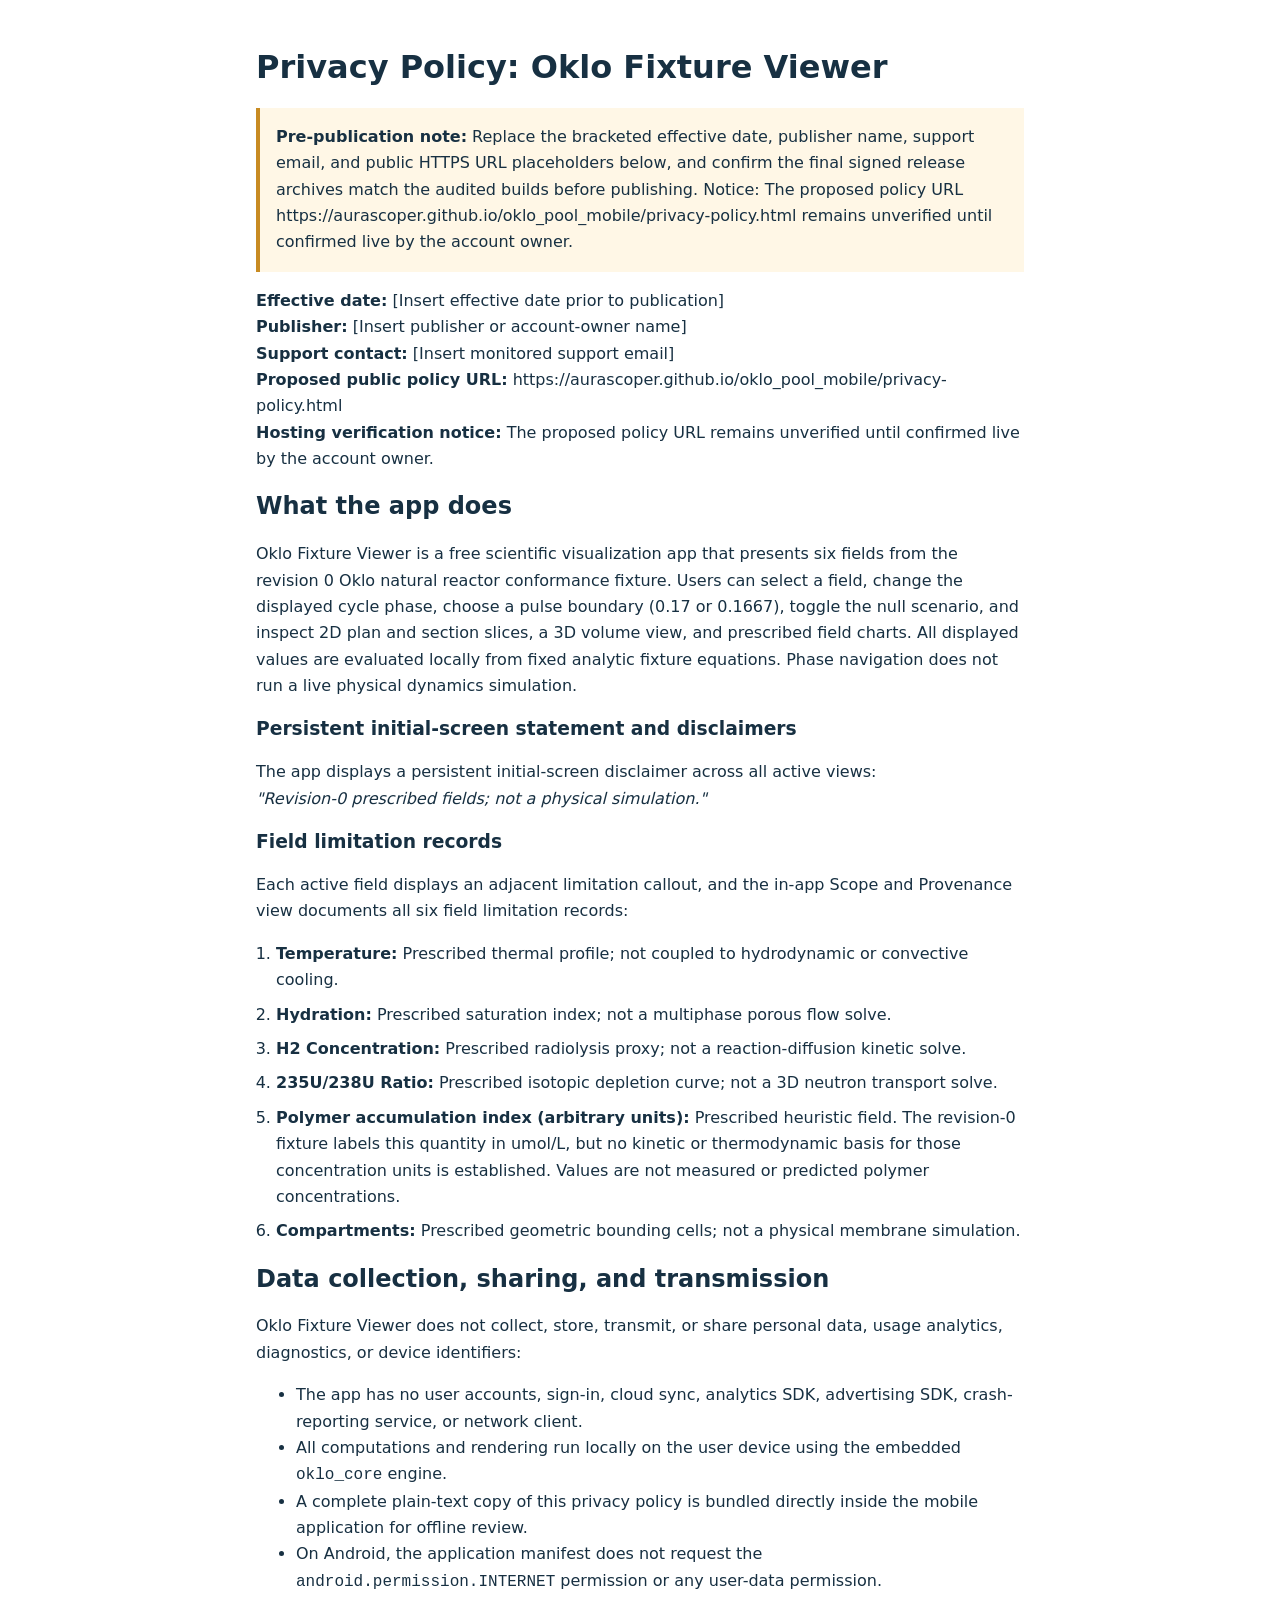
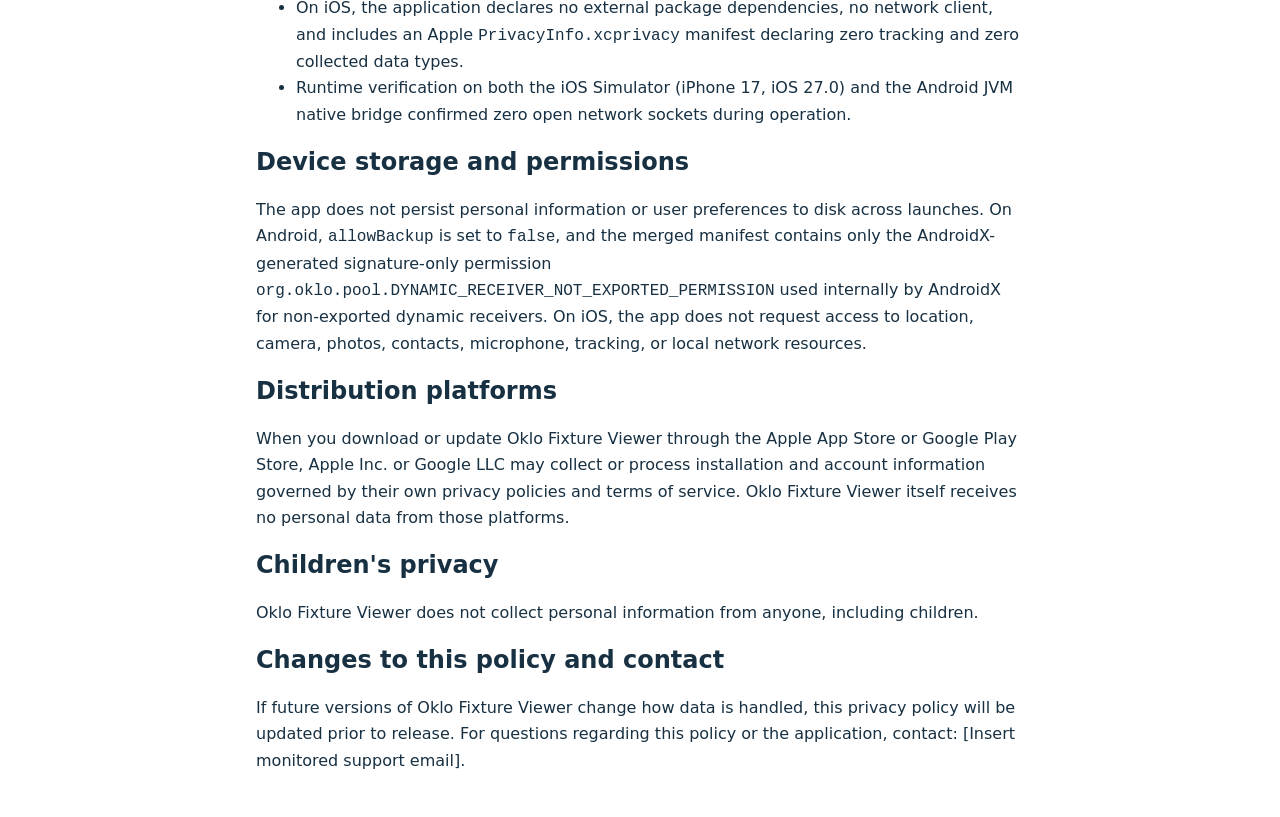
<file: docs/store/privacy-policy.html>
<!doctype html>
<html lang="en">
<head>
  <meta charset="utf-8">
  <meta name="viewport" content="width=device-width, initial-scale=1">
  <title>Privacy Policy: Oklo Fixture Viewer</title>
  <style>
    body { max-width: 48rem; margin: 3rem auto; padding: 0 1.25rem; color: #173042; font: 1rem/1.65 system-ui, sans-serif; }
    h1, h2, h3 { line-height: 1.2; }
    .draft { padding: 1rem; border-left: .3rem solid #c88b22; background: #fff7e6; }
    .limitation-list { padding-left: 1.25rem; }
    .limitation-list li { margin-bottom: 0.5rem; }
  </style>
</head>
<body>
  <h1>Privacy Policy: Oklo Fixture Viewer</h1>
  <p class="draft"><strong>Pre-publication note:</strong> Replace the bracketed effective date, publisher name, support email, and public HTTPS URL placeholders below, and confirm the final signed release archives match the audited builds before publishing. Notice: The proposed policy URL https://aurascoper.github.io/oklo_pool_mobile/privacy-policy.html remains unverified until confirmed live by the account owner.</p>
  <p><strong>Effective date:</strong> [Insert effective date prior to publication]<br>
  <strong>Publisher:</strong> [Insert publisher or account-owner name]<br>
  <strong>Support contact:</strong> [Insert monitored support email]<br>
  <strong>Proposed public policy URL:</strong> https://aurascoper.github.io/oklo_pool_mobile/privacy-policy.html<br>
  <strong>Hosting verification notice:</strong> The proposed policy URL remains unverified until confirmed live by the account owner.</p>

  <h2>What the app does</h2>
  <p>Oklo Fixture Viewer is a free scientific visualization app that presents six fields from the revision 0 Oklo natural reactor conformance fixture. Users can select a field, change the displayed cycle phase, choose a pulse boundary (0.17 or 0.1667), toggle the null scenario, and inspect 2D plan and section slices, a 3D volume view, and prescribed field charts. All displayed values are evaluated locally from fixed analytic fixture equations. Phase navigation does not run a live physical dynamics simulation.</p>

  <h3>Persistent initial-screen statement and disclaimers</h3>
  <p>The app displays a persistent initial-screen disclaimer across all active views:<br>
  <em>"Revision-0 prescribed fields; not a physical simulation."</em></p>

  <h3>Field limitation records</h3>
  <p>Each active field displays an adjacent limitation callout, and the in-app Scope and Provenance view documents all six field limitation records:</p>
  <ol class="limitation-list">
    <li><strong>Temperature:</strong> Prescribed thermal profile; not coupled to hydrodynamic or convective cooling.</li>
    <li><strong>Hydration:</strong> Prescribed saturation index; not a multiphase porous flow solve.</li>
    <li><strong>H2 Concentration:</strong> Prescribed radiolysis proxy; not a reaction-diffusion kinetic solve.</li>
    <li><strong>235U/238U Ratio:</strong> Prescribed isotopic depletion curve; not a 3D neutron transport solve.</li>
    <li><strong>Polymer accumulation index (arbitrary units):</strong> Prescribed heuristic field. The revision-0 fixture labels this quantity in umol/L, but no kinetic or thermodynamic basis for those concentration units is established. Values are not measured or predicted polymer concentrations.</li>
    <li><strong>Compartments:</strong> Prescribed geometric bounding cells; not a physical membrane simulation.</li>
  </ol>

  <h2>Data collection, sharing, and transmission</h2>
  <p>Oklo Fixture Viewer does not collect, store, transmit, or share personal data, usage analytics, diagnostics, or device identifiers:</p>
  <ul>
    <li>The app has no user accounts, sign-in, cloud sync, analytics SDK, advertising SDK, crash-reporting service, or network client.</li>
    <li>All computations and rendering run locally on the user device using the embedded <code>oklo_core</code> engine.</li>
    <li>A complete plain-text copy of this privacy policy is bundled directly inside the mobile application for offline review.</li>
    <li>On Android, the application manifest does not request the <code>android.permission.INTERNET</code> permission or any user-data permission.</li>
    <li>On iOS, the application declares no external package dependencies, no network client, and includes an Apple <code>PrivacyInfo.xcprivacy</code> manifest declaring zero tracking and zero collected data types.</li>
    <li>Runtime verification on both the iOS Simulator (iPhone 17, iOS 27.0) and the Android JVM native bridge confirmed zero open network sockets during operation.</li>
  </ul>

  <h2>Device storage and permissions</h2>
  <p>The app does not persist personal information or user preferences to disk across launches. On Android, <code>allowBackup</code> is set to <code>false</code>, and the merged manifest contains only the AndroidX-generated signature-only permission <code>org.oklo.pool.DYNAMIC_RECEIVER_NOT_EXPORTED_PERMISSION</code> used internally by AndroidX for non-exported dynamic receivers. On iOS, the app does not request access to location, camera, photos, contacts, microphone, tracking, or local network resources.</p>

  <h2>Distribution platforms</h2>
  <p>When you download or update Oklo Fixture Viewer through the Apple App Store or Google Play Store, Apple Inc. or Google LLC may collect or process installation and account information governed by their own privacy policies and terms of service. Oklo Fixture Viewer itself receives no personal data from those platforms.</p>

  <h2>Children's privacy</h2>
  <p>Oklo Fixture Viewer does not collect personal information from anyone, including children.</p>

  <h2>Changes to this policy and contact</h2>
  <p>If future versions of Oklo Fixture Viewer change how data is handled, this privacy policy will be updated prior to release. For questions regarding this policy or the application, contact: [Insert monitored support email].</p>
</body>
</html>
</file>
